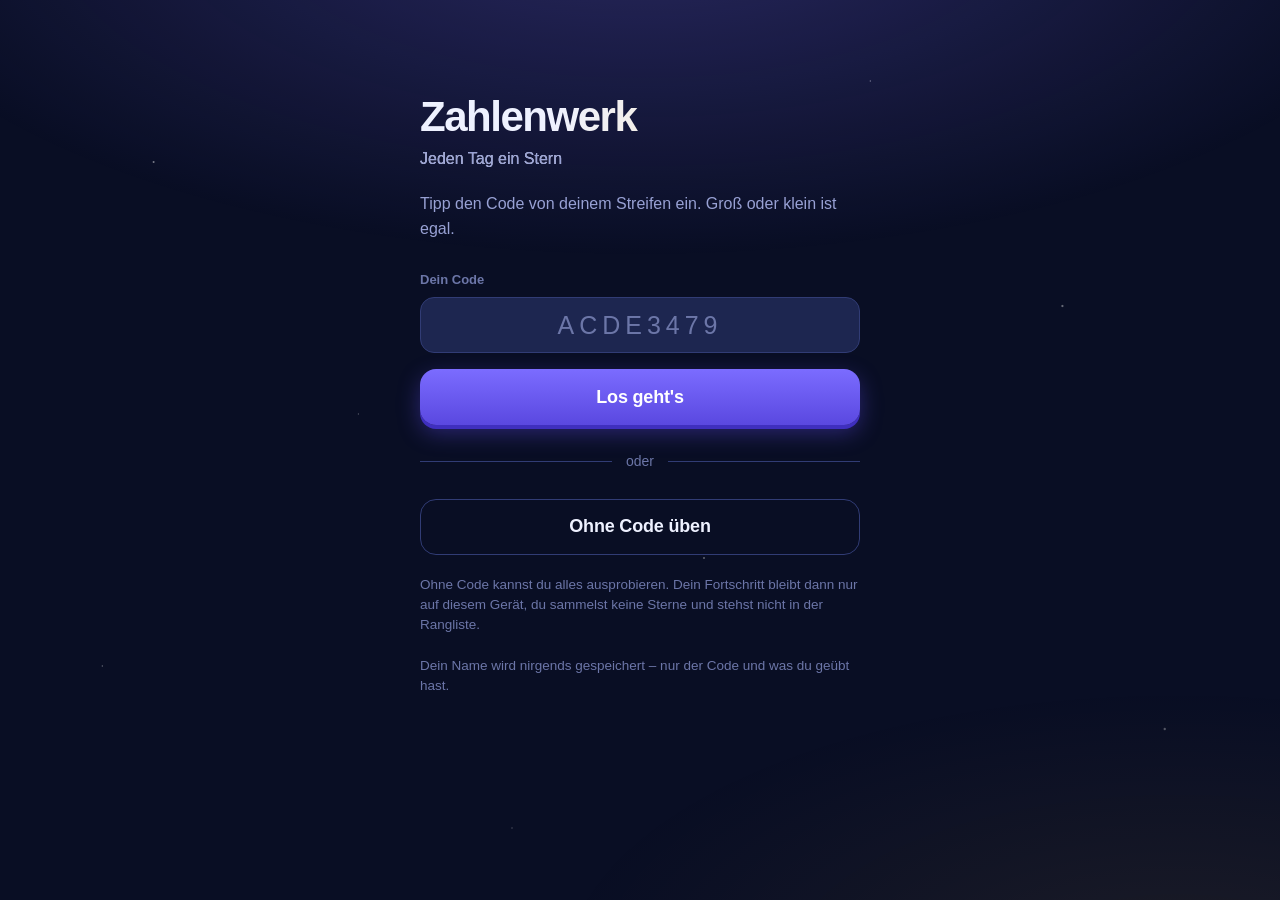
<file: mathe-uebungsheft/index.html>
<!DOCTYPE html>
<html lang="de">
<head>
<meta charset="utf-8">
<meta name="viewport" content="width=device-width, initial-scale=1, viewport-fit=cover">
<meta name="theme-color" content="#090E24">
<meta name="color-scheme" content="dark">
<title>Zahlenwerk</title>
<link rel="stylesheet" href="css/stil.css?v=16">
</head>
<body>

<!-- ======================= ANMELDUNG ======================= -->
<section id="ansicht-login" class="ansicht sichtbar">
  <div class="bahn">
    <h1 class="marke">Zahlenwerk<span class="marke-klasse">Jeden Tag ein Stern</span></h1>
    <p class="lead">Tipp den Code von deinem Streifen ein. Groß oder klein ist egal.</p>
    <form id="form-login" autocomplete="off">
      <label class="feld">
        <span>Dein Code</span>
        <input id="in-code" class="codefeld" type="text" inputmode="text"
               autocapitalize="characters" autocomplete="off" spellcheck="false"
               maxlength="12" placeholder="ACDE3479" required>
      </label>
      <p id="login-fehler" class="fehlermeldung" hidden></p>
      <button class="knopf knopf-haupt" type="submit">Los geht's</button>
    </form>

    <p class="trenner"><span>oder</span></p>
    <button class="knopf knopf-zweit" id="knopf-gast">Ohne Code üben</button>
    <p class="fussnote">Ohne Code kannst du alles ausprobieren. Dein Fortschritt bleibt dann nur auf diesem Gerät, du sammelst keine Sterne und stehst nicht in der Rangliste.</p>
    <p class="fussnote">Dein Name wird nirgends gespeichert – nur der Code und was du geübt hast.</p>
  </div>
</section>

<!-- ======================= STARTSEITE ======================= -->
<section id="ansicht-start" class="ansicht">
  <header class="kopf">
    <div>
      <p class="kopf-gruss" id="gruss">Hallo</p>
      <p class="kopf-datum" id="datum"></p>
    </div>
    <button class="knopf-klein" id="knopf-abmelden">Abmelden</button>
  </header>

  <div class="bahn">
    <div class="gastband" id="gastband" hidden>
      <p>Du übst ohne Code. Der Fortschritt bleibt auf diesem Gerät.</p>
      <button class="knopf-klein" id="knopf-gast-anmelden">Code eingeben</button>
    </div>

    <!-- Sternenkette der Woche -->
    <div class="kette" id="kette">
      <div class="kette-reihe" id="kette-reihe"></div>
      <p class="kette-text" id="kette-text"></p>
    </div>

    <div class="streifen">
      <div class="streifen-wert lauf"><strong id="stat-lauf">0</strong><span>Tage am Stück</span></div>
      <div class="streifen-wert"><strong id="stat-gesamt">0</strong><span>Tage gesamt</span></div>
      <div class="streifen-wert"><strong id="stat-quote">–</strong><span>richtig</span></div>
    </div>

    <!-- Tagesaufgabe -->
    <article class="tageskarte">
      <p class="tageskarte-oben">Tagesaufgabe</p>
      <p class="tageskarte-titel" id="tages-titel">Wird geladen …</p>
      <div class="balken"><i id="tages-balken" style="width:0%"></i></div>
      <p class="tageskarte-info" id="tages-info"></p>
      <button class="knopf knopf-haupt" id="knopf-start">Loslegen</button>
    </article>

    <!-- Wochenaufgabe -->
    <button class="wochenkarte" id="wochenkarte" hidden>
      <span class="komet" id="wochen-komet"></span>
      <span class="wochenkarte-text">
        <strong id="wochen-titel"></strong>
        <small id="wochen-info"></small>
      </span>
    </button>

    <!-- Rangliste -->
    <h2 class="ueberschrift">Rangliste</h2>
    <p class="abschnitt-info">Links die Tage am Stück, rechts alle geübten Tage. Gezählt wird Dranbleiben, nicht Fehlerfreiheit.</p>
    <ul class="rangliste" id="rangliste"></ul>
    <button class="knopf knopf-zweit" id="knopf-name" hidden>Spitznamen ändern</button>

    <h2 class="ueberschrift" style="margin-top:30px">Gezielt üben</h2>
    <p class="abschnitt-info">Ein einzelnes Thema, so lange du willst. Zählt genauso für deinen Stern.</p>
    <ul class="kapitelliste" id="kapitelliste"></ul>

    <h2 class="ueberschrift">Woran du gerade arbeitest</h2>
    <ul class="diagnose" id="diagnose">
      <li class="diagnose-leer">Übe eine Lektion, dann steht hier, was schon sitzt und was noch wackelt.</li>
    </ul>

    <h2 class="ueberschrift">Einstellung</h2>
    <label class="einstellung">
      <input type="checkbox" id="schalter-sofort">
      <span>Antwort sofort prüfen, ohne den Prüfen-Knopf</span>
    </label>

    <p class="version" id="version"></p>
  </div>
</section>

<!-- ======================= ÜBUNG ======================= -->
<section id="ansicht-uebung" class="ansicht">
  <header class="kopf">
    <button class="knopf-klein" id="knopf-abbrechen">Zurück</button>
    <div class="balken balken-schmal"><i id="uebung-balken" style="width:0%"></i></div>
    <span class="zaehler" id="uebung-zaehler">1/8</span>
  </header>

  <div class="bahn bahn-uebung">
    <p class="aufgabe-thema" id="aufgabe-thema"></p>
    <div class="tafel" id="tafel">
      <p class="aufgabe-text" id="aufgabe-text"></p>
    </div>

    <div id="antworten" class="antworten"></div>
    <button class="knopf knopf-haupt knopf-pruefen" id="knopf-pruefen" disabled>Prüfen</button>

    <form id="form-eingabe" class="eingabe" hidden>
      <input id="in-antwort" type="text" inputmode="text" autocomplete="off"
             autocapitalize="none" spellcheck="false" placeholder="Antwort">
      <button class="knopf knopf-haupt" type="submit">Prüfen</button>
    </form>

    <button class="knopf-text" id="knopf-hilfe">Ich brauche die Erklärung</button>
  </div>

  <div class="rueckmeldung" id="rueckmeldung" hidden>
    <p class="serie" id="serie" hidden></p>
    <p class="rueckmeldung-titel" id="rueckmeldung-titel"></p>
    <p class="rueckmeldung-text" id="rueckmeldung-text"></p>
    <button class="knopf knopf-haupt" id="knopf-weiter">Weiter</button>
  </div>
</section>

<!-- ======================= ABSCHLUSS ======================= -->
<section id="ansicht-fertig" class="ansicht">
  <div class="bahn bahn-mitte">
    <p class="siegel" id="siegel">✦</p>
    <h2 class="fertig-titel" id="fertig-titel">Lektion geschafft</h2>
    <p class="fertig-text" id="fertig-text"></p>

    <ul class="diagnose" id="fertig-diagnose"></ul>

    <h2 class="ueberschrift" id="fertig-rang-titel" hidden>So steht die Woche</h2>
    <ul class="rangliste" id="fertig-rangliste"></ul>

    <button class="knopf knopf-haupt" id="knopf-heim">Zur Übersicht</button>
    <button class="knopf-text" id="knopf-nochmal">Noch eine Runde – mit neuen Zahlen</button>
  </div>
</section>

<!-- ======================= GRUNDLAGEN ======================= -->
<dialog id="dialog-grundlage">
  <div class="dialog-inhalt">
    <h3 id="grundlage-titel"></h3>
    <div id="grundlage-text" class="grundlage-text"></div>
    <button class="knopf knopf-haupt" id="knopf-dialog-zu">Verstanden</button>
  </div>
</dialog>

<!-- ======================= SPITZNAME ======================= -->
<dialog id="dialog-name">
  <div class="dialog-inhalt">
    <h3>Wie sollen dich die anderen sehen?</h3>
    <p class="fussnote" style="margin:0 0 16px">Der Name steht in der Rangliste. Kein echter Name, nichts Gemeines – sonst setzt deine Lehrkraft ihn zurück.</p>
    <div class="namensfeld">
      <input id="in-spitzname" type="text" maxlength="18" placeholder="z. B. Nachtfalke" autocomplete="off">
      <button id="knopf-name-speichern" type="button">Fertig</button>
    </div>
    <p id="name-fehler" class="fehlermeldung" hidden></p>
    <button class="knopf-text" id="knopf-name-zu">Später</button>
  </div>
</dialog>

<!-- ======================= WOCHENAUFGABE ======================= -->
<dialog id="dialog-woche">
  <div class="dialog-inhalt">
    <h3 id="wa-titel"></h3>
    <p class="fussnote" style="margin:0 0 14px">Rechne schriftlich. Jeder Schritt wird einzeln geprüft.</p>
    <p class="wa-text" id="wa-text"></p>
    <div id="wa-schritte"></div>
    <button class="knopf knopf-haupt" id="knopf-wa-zu">Schließen</button>
  </div>
</dialog>

<script type="module" src="js/app.js?v=16"></script>
</body>
</html>
</file>
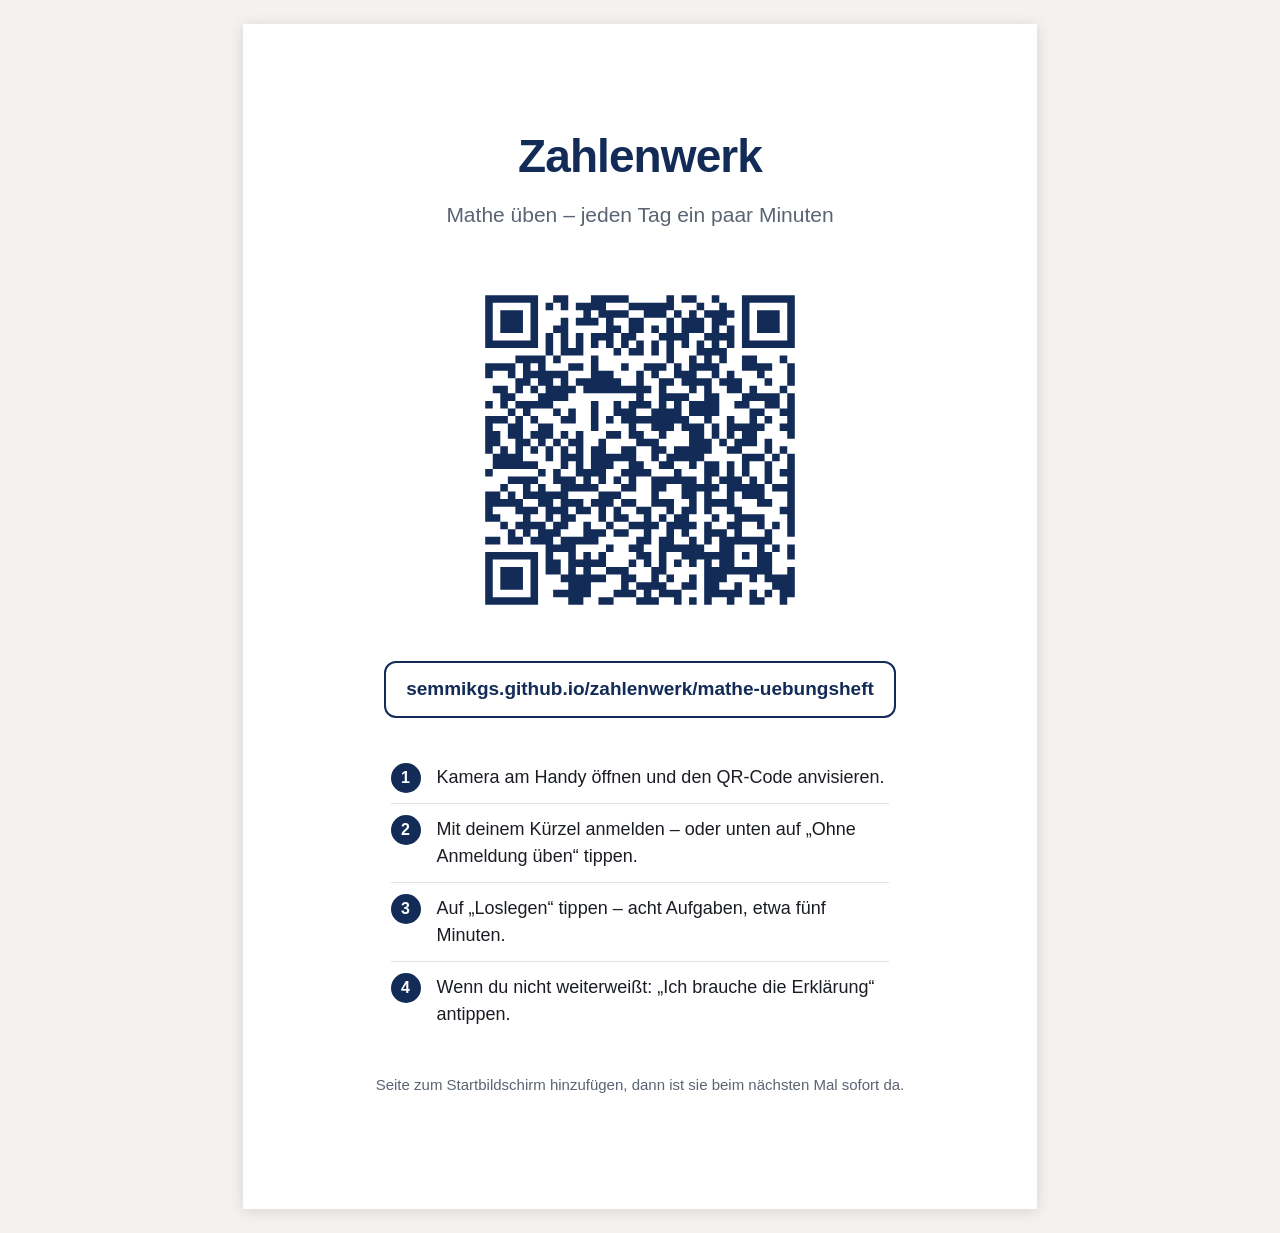
<file: qr-druck.html>
<!DOCTYPE html>
<html lang="de">
<head>
<meta charset="utf-8">
<meta name="viewport" content="width=device-width, initial-scale=1">
<title>Zahlenwerk – Aushang zum Drucken</title>
<style>
  :root{ --tinte:#122B57; --grau:#5A6472; --linie:#E4E2DC; }
  *{box-sizing:border-box}
  body{
    margin:0;background:#F3F2EE;color:#1A1D23;
    font:400 16px/1.5 -apple-system, BlinkMacSystemFont, "Segoe UI", Roboto, Arial, sans-serif;
    display:flex;justify-content:center;padding:24px;
  }
  .blatt{
    width:210mm;min-height:297mm;background:#fff;padding:26mm 22mm;
    box-shadow:0 2px 14px rgba(0,0,0,.12);text-align:center;
  }
  h1{font-size:46px;margin:0;color:var(--tinte);letter-spacing:-.02em}
  .unterzeile{font-size:21px;color:var(--grau);margin:8px 0 34px}
  .qr{width:98mm;height:98mm;display:block;margin:0 auto}
  .adresse{
    display:inline-block;margin:26px 0 34px;padding:12px 20px;
    border:2px solid var(--tinte);border-radius:12px;
    font-size:19px;font-weight:600;color:var(--tinte);word-break:break-all;
  }
  ol{
    max-width:132mm;margin:0 auto;padding:0;list-style:none;
    text-align:left;counter-reset:schritt;
  }
  ol li{
    counter-increment:schritt;position:relative;
    padding:12px 0 12px 46px;border-bottom:1px solid var(--linie);font-size:18px;
  }
  ol li:last-child{border-bottom:none}
  ol li::before{
    content:counter(schritt);position:absolute;left:0;top:11px;
    width:30px;height:30px;border-radius:50%;background:var(--tinte);color:#fff;
    display:grid;place-items:center;font-size:16px;font-weight:700;
  }
  .fuss{margin-top:34px;font-size:15px;color:var(--grau)}
  @media print{
    body{background:#fff;padding:0;display:block}
    .blatt{width:auto;min-height:auto;box-shadow:none;padding:18mm}
    @page{size:A4;margin:0}
  }
</style>
</head>
<body>
  <div class="blatt">
    <h1>Zahlenwerk</h1>
    <p class="unterzeile">Mathe üben – jeden Tag ein paar Minuten</p>

    <img class="qr" src="bilder/qr-mathe-uebungsheft.svg" alt="QR-Code zum Mathe-Übungsheft">

    <span class="adresse">semmikgs.github.io/zahlenwerk/mathe-uebungsheft</span>

    <ol>
      <li>Kamera am Handy öffnen und den QR-Code anvisieren.</li>
      <li>Mit deinem Kürzel anmelden – oder unten auf „Ohne Anmeldung üben“ tippen.</li>
      <li>Auf „Loslegen“ tippen – acht Aufgaben, etwa fünf Minuten.</li>
      <li>Wenn du nicht weiterweißt: „Ich brauche die Erklärung“ antippen.</li>
    </ol>

    <p class="fuss">Seite zum Startbildschirm hinzufügen, dann ist sie beim nächsten Mal sofort da.</p>
  </div>
</body>
</html>
</file>
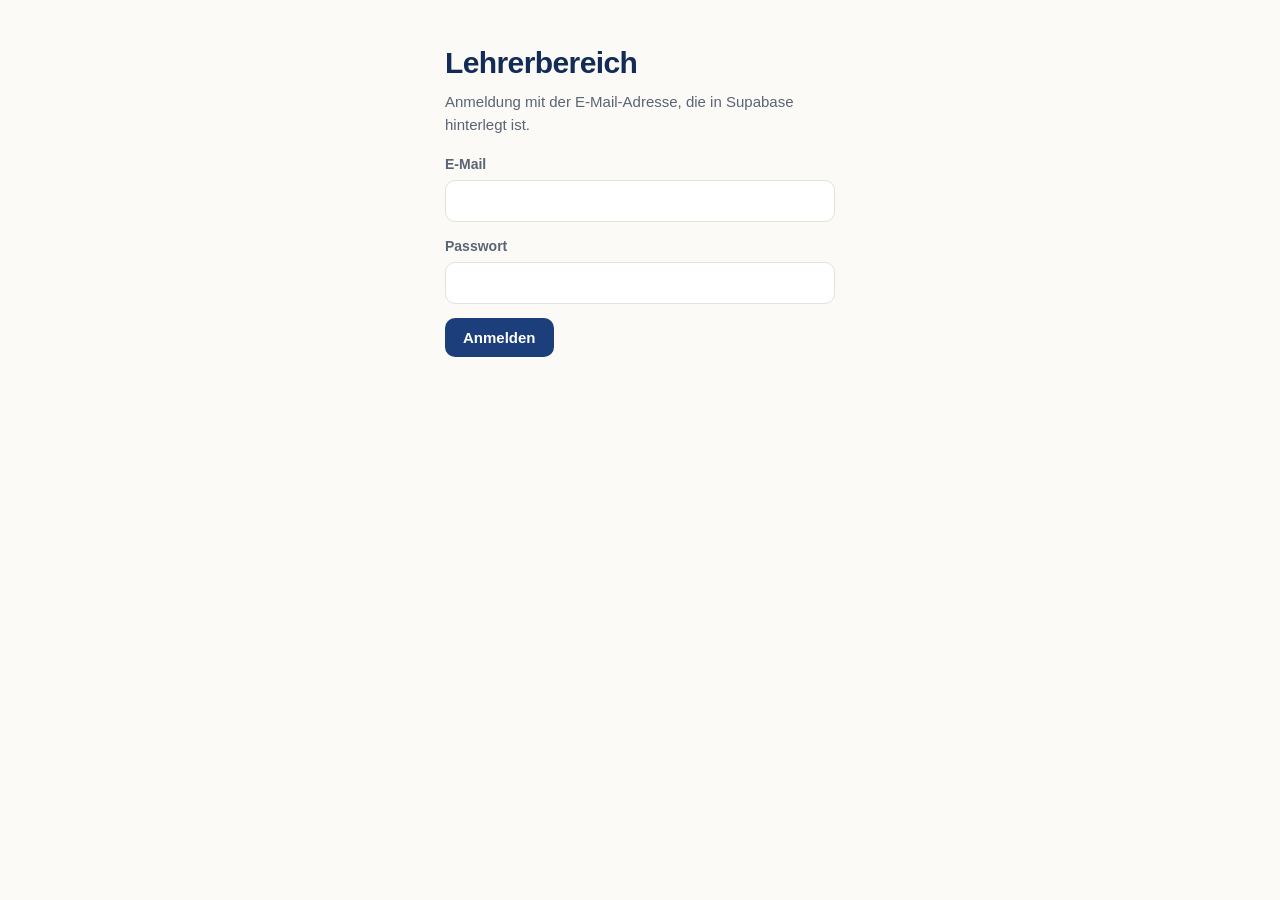
<file: mathe-uebungsheft/lehrer.html>
<!DOCTYPE html>
<html lang="de">
<head>
<meta charset="utf-8">
<meta name="viewport" content="width=device-width, initial-scale=1">
<meta name="robots" content="noindex">
<title>Zahlenwerk – Lehrerbereich</title>
<link rel="stylesheet" href="css/lehrer.css?v=16">
</head>
<body>

<!-- ======================= ANMELDUNG ======================= -->
<section id="ansicht-login" class="ansicht sichtbar">
  <div class="bahn schmal">
    <h1>Lehrerbereich</h1>
    <p class="hinweis">Anmeldung mit der E-Mail-Adresse, die in Supabase hinterlegt ist.</p>
    <form id="form-login" autocomplete="off">
      <label class="feld"><span>E-Mail</span>
        <input id="in-email" type="email" autocapitalize="none" spellcheck="false" required></label>
      <label class="feld"><span>Passwort</span>
        <input id="in-passwort" type="password" required></label>
      <p id="login-fehler" class="fehler" hidden></p>
      <button class="knopf" type="submit">Anmelden</button>
    </form>
    <p class="hinweis" id="login-hinweis" style="margin-top:28px"></p>
  </div>
</section>

<!-- ======================= ARBEITSFLÄCHE ======================= -->
<section id="ansicht-arbeit" class="ansicht">
  <header class="kopfzeile nicht-drucken">
    <div class="kopfzeile-innen">
      <p class="wortmarke">Zahlenwerk <span>Lehrerbereich</span></p>
      <div class="kopfzeile-rechts">
        <select id="klasse-wahl" style="width:auto"></select>
        <button class="knopf knopf-rand knopf-klein" id="knopf-neu">Neu laden</button>
        <button class="knopf knopf-rand knopf-klein" id="knopf-abmelden">Abmelden</button>
      </div>
    </div>
    <nav class="reiter" id="reiter">
      <button data-blatt="ueberblick" aria-current="true">Überblick</button>
      <button data-blatt="schueler">Schüler</button>
      <button data-blatt="sicht">Schülersicht</button>
      <button data-blatt="zugaenge">Zugänge</button>
      <button data-blatt="wochenaufgabe">Wochenaufgabe</button>
      <button data-blatt="kapitel">Kapitel</button>
    </nav>
  </header>

  <!-- ---------- Überblick ---------- -->
  <div class="bahn blatt" id="blatt-ueberblick">
    <h2>Wie die Klasse steht</h2>
    <div class="kennzahlen" id="kennzahlen"></div>

    <h2>Woran die Klasse scheitert</h2>
    <p class="hinweis">Die häufigsten Denkfehler, abgeleitet aus den tatsächlich gewählten falschen Antworten.</p>
    <div id="klassenfehler"></div>

    <h2>Teilkompetenzen</h2>
    <p class="hinweis">Sortiert nach Erfolgsquote. Was oben steht, gehört in die nächste Stunde.</p>
    <table class="tabelle">
      <thead><tr><th>Teilkompetenz</th><th class="rechts">Aufgaben</th><th class="rechts">Richtig</th><th style="width:150px">Quote</th></tr></thead>
      <tbody id="tabelle-tags"></tbody>
    </table>

    <h2>Nach Kapitel</h2>
    <table class="tabelle">
      <thead><tr><th>Kapitel</th><th class="rechts">Aufgaben</th><th class="rechts">Ø Zeit</th><th style="width:150px">Quote</th></tr></thead>
      <tbody id="tabelle-kapitel"></tbody>
    </table>

    <h2>Übungszeit nach Tagen</h2>
    <table class="tabelle">
      <thead><tr><th>Tag</th><th class="rechts">Aktive Schüler</th><th class="rechts">Aufgaben</th><th class="rechts">Sterne</th></tr></thead>
      <tbody id="tabelle-tage"></tbody>
    </table>
  </div>

  <!-- ---------- Schüler ---------- -->
  <div class="bahn blatt" id="blatt-schueler" hidden>
    <h2>Einzelne Schüler</h2>
    <p class="hinweis">Eine Zeile anklicken öffnet das vollständige Bild zu diesem Schüler.
      Zum Löschen die Kästchen links benutzen.</p>
    <div class="knopfreihe">
      <button class="knopf knopf-rand knopf-klein" id="knopf-alle">Alle auswählen</button>
      <button class="knopf knopf-warn knopf-klein" id="knopf-loeschen" disabled>Ausgewählte löschen</button>
      <button class="knopf knopf-rand knopf-klein" id="knopf-csv">Als Tabelle speichern</button>
      <span id="loesch-stand" class="hinweis" style="margin:0"></span>
    </div>
    <table class="tabelle">
      <thead><tr>
        <th style="width:38px"><input type="checkbox" id="haken-kopf" aria-label="Alle auswählen"></th>
        <th>Code</th><th>Spitzname</th>
        <th class="rechts">Aufgaben</th><th style="width:130px">Quote</th>
        <th class="rechts">Ø Zeit</th><th class="rechts">Lauf</th><th class="rechts">Sterne</th>
        <th class="rechts">Zuletzt</th><th>Schwächster Bereich</th>
      </tr></thead>
      <tbody id="tabelle-schueler"></tbody>
    </table>
  </div>

  <!-- ---------- Schülersicht ---------- -->
  <div class="bahn blatt" id="blatt-sicht" hidden>
    <h2>So sehen es die Schüler</h2>
    <p class="hinweis">
      Die Rangliste aus der Schüler-App, live aus der Datenbank. Auf dem Handy sehen
      die Schüler die ersten sechs Plätze und ihre eigene Zeile; hier stehen alle.
      Gut geeignet, um sie zu Stundenbeginn an die Tafel zu werfen.
    </p>
    <div class="knopfreihe nicht-drucken">
      <button class="knopf knopf-rand knopf-klein" id="knopf-sicht-neu">Neu laden</button>
      <button class="knopf knopf-rand knopf-klein" id="knopf-sicht-gross">Groß für die Tafel</button>
      <span id="sicht-stand" class="hinweis" style="margin:0"></span>
    </div>

    <div class="schuelersicht" id="schuelersicht">
      <p class="sicht-kopf"><span id="sicht-klasse"></span></p>
      <p class="sicht-spalten"><span>Tage am Stück</span><span>Tage gesamt</span></p>
      <ul class="rangliste" id="sicht-rangliste"></ul>
    </div>
  </div>

  <!-- ---------- Zugänge ---------- -->
  <div class="bahn blatt" id="blatt-zugaenge" hidden>
    <h2>Neue Zugänge anlegen</h2>
    <p class="hinweis">
      Namen einfügen – einen je Zeile, Komma oder Tabulator gehen auch. Für jeden entsteht
      ein Konto mit eigenem Code. Die Namen werden nur zum Drucken verwendet und
      <strong>nicht gespeichert</strong>; in der Datenbank steht am Ende nur der Code.
      Die gedruckte Seite ist deine einzige Zuordnung – heb sie auf, oder sichere sie
      gleich nach dem Erzeugen als Datei. Ohne sie lassen sich die Streifen später
      nicht mehr mit Namen drucken.
    </p>

    <div style="display:grid;grid-template-columns:1fr 200px;gap:16px;align-items:start">
      <label class="feld"><span>Namen</span>
        <textarea id="in-namen" placeholder="Lena Ahrens&#10;Jonas Beckmann&#10;Mia Cordes"></textarea></label>
      <label class="feld"><span>Klasse</span>
        <input id="in-klasse" type="text" placeholder="9a"></label>
    </div>

    <label class="einstellung-zeile">
      <input type="checkbox" id="schalter-qr-login">
      <span>
        <strong>QR-Code meldet direkt an</strong><br>
        <small>Scannen genügt, der Code muss nicht mehr abgetippt werden. Dafür kommt
        jeder, der den Streifen findet, ohne Weiteres in das Konto. Ohne Haken führt
        der QR-Code nur auf die Anmeldeseite.</small>
      </span>
    </label>

    <p id="zugang-fehler" class="fehler" hidden></p>
    <div class="knopfreihe">
      <button class="knopf" id="knopf-anlegen">Zugänge erzeugen</button>
      <span id="zugang-stand" class="hinweis" style="margin:0"></span>
    </div>

    <div id="codeliste" hidden>
      <h1 id="codeliste-titel">Zahlenwerk – Zugangscodes</h1>
      <p class="hinweis nicht-drucken">
        Zum Drucken: Strg&nbsp;+&nbsp;P, als Ziel „Als PDF speichern“ wählen.
        An den gestrichelten Linien schneiden.
      </p>
      <div class="knopfreihe">
        <button class="knopf" id="knopf-drucken">Drucken oder als PDF sichern</button>
        <button class="knopf knopf-rand" id="knopf-sichern">Zuordnung als Datei sichern</button>
        <button class="knopf knopf-rand" id="knopf-kopieren">Liste in die Zwischenablage</button>
      </div>
      <div class="streifen" id="streifen"></div>
    </div>

    <h2 style="margin-top:44px">Streifen erneut drucken</h2>
    <p class="hinweis">
      Die Namen stehen nicht in der Datenbank, deshalb lässt sich die Liste nicht aus
      ihr wiederherstellen. Mit der gesicherten Zuordnung geht es trotzdem: Inhalt der
      Datei hier einfügen, dann entstehen dieselben Streifen samt QR-Code neu.
      Ein Name und ein Code je Zeile, getrennt durch Tabulator, Semikolon oder Komma.
    </p>
    <label class="feld"><span>Name und Code je Zeile</span>
      <textarea id="in-wiederholen" placeholder="Lena Ahrens&#9;ACDE3479&#10;Jonas Beckmann&#9;KMNP4679"></textarea></label>
    <p id="wiederholen-fehler" class="fehler" hidden></p>
    <div class="knopfreihe">
      <button class="knopf knopf-rand" id="knopf-wiederholen">Streifen aufbauen</button>
    </div>
  </div>

  <!-- ---------- Wochenaufgabe ---------- -->
  <div class="bahn blatt" id="blatt-wochenaufgabe" hidden>
    <h2>Wochenaufgabe</h2>
    <p class="hinweis">
      Eine Textaufgabe auf höherem Niveau, die sich nicht im Kopf lösen lässt. Sie wird in
      Schritten abgefragt, damit tatsächlich schriftlich gerechnet wird. Wer sie löst,
      bekommt einen Schweif an den Wochenstern.
    </p>

    <div id="wa-stand" class="knackpunkt" style="border-left-color:var(--tinte)"></div>

    <div style="display:grid;grid-template-columns:1fr 110px 110px 110px;gap:16px">
      <label class="feld"><span>Titel</span>
        <input id="wa-titel" type="text" placeholder="Handyvertrag"></label>
      <label class="feld"><span>Klasse</span>
        <input id="wa-klasse" type="text" placeholder="9a"></label>
      <label class="feld"><span>Jahr</span>
        <input id="wa-jahr" type="number"></label>
      <label class="feld"><span>Kalenderwoche</span>
        <input id="wa-kw" type="number" min="1" max="53"></label>
    </div>

    <label class="feld"><span>Aufgabentext</span>
      <textarea id="wa-text" placeholder="Lena vergleicht zwei Handyverträge ..."></textarea></label>

    <h3>Schritte</h3>
    <p class="hinweis">Jeder Schritt fragt ein Zwischenergebnis ab. Zwei bis vier sind sinnvoll.</p>
    <div id="wa-schritte"></div>
    <div class="knopfreihe">
      <button class="knopf knopf-rand knopf-klein" id="knopf-schritt-dazu">Schritt hinzufügen</button>
    </div>

    <p id="wa-meldung" class="erfolg" hidden></p>
    <div class="knopfreihe">
      <button class="knopf" id="knopf-wa-speichern">Wochenaufgabe speichern</button>
    </div>

    <h3>Bisherige Wochenaufgaben</h3>
    <table class="tabelle">
      <thead><tr><th>KW</th><th>Titel</th><th class="rechts">Schritte</th><th class="rechts">Gelöst von</th><th></th></tr></thead>
      <tbody id="tabelle-wa"></tbody>
    </table>
  </div>

  <!-- ---------- Kapitel ---------- -->
  <div class="bahn blatt" id="blatt-kapitel" hidden>
    <h2>Kapitel</h2>
    <p class="hinweis">
      Die Inhalte liegen als Dateien im Repository. Hier legst du fest, wie ein Kapitel heißt,
      in welcher Reihenfolge es erscheint und ob es aktiv ist oder im Archiv liegt.
      Archivierte Kapitel verschwinden aus der Tagesaufgabe, bleiben aber zum Nachüben erreichbar.
    </p>
    <table class="tabelle">
      <thead><tr><th>Kapitel</th><th>Anzeigename</th><th class="rechts">Reihenfolge</th><th>Status</th></tr></thead>
      <tbody id="tabelle-kapitelpflege"></tbody>
    </table>
    <p id="kapitel-meldung" class="erfolg" hidden></p>
    <div class="knopfreihe">
      <button class="knopf" id="knopf-kapitel-speichern">Änderungen speichern</button>
    </div>
  </div>
</section>

<!-- ======================= SCHÜLERDETAIL ======================= -->
<dialog id="dialog-schueler">
  <div class="dialog-innen">
    <div class="dialog-kopf">
      <h2 id="detail-name"></h2>
      <span class="code" id="detail-code"></span>
    </div>
    <div class="kennzahlen" id="detail-kennzahlen" style="margin:18px 0"></div>

    <h3>Teilkompetenzen</h3>
    <table class="tabelle"><tbody id="detail-tags"></tbody></table>

    <h3>Häufigste Denkfehler</h3>
    <div id="detail-fehler"></div>

    <h3>Verwaltung</h3>
    <div class="knopfreihe">
      <button class="knopf knopf-rand knopf-klein" id="knopf-spitzname">Spitzname zurücksetzen</button>
      <button class="knopf knopf-rand knopf-klein" id="knopf-code-neu">Neuen Code vergeben</button>
      <button class="knopf knopf-warn knopf-klein" id="knopf-entfernen">Zugang löschen</button>
    </div>
    <p id="detail-meldung" class="erfolg" hidden></p>

    <div class="knopfreihe">
      <button class="knopf" id="knopf-detail-zu">Schließen</button>
    </div>
  </div>
</dialog>

<script type="module" src="js/lehrer.js?v=16"></script>
</body>
</html>
</file>
<file: mathe-uebungsheft/css/stil.css>
/* ============================================================
   Zahlenwerk – Schüler-App
   Gedacht fürs Handy, gebaut ohne Webfonts und ohne fremde Server.

   Leitgedanke: ein Nachthimmel, den man sich vollspielt. Die Woche ist
   ein Sternbild, das sich füllt. Gold gehört ausschließlich der
   Belohnung – kein Knopf, kein Rahmen, keine Überschrift ist golden.
   Dann heißt Gold auf jedem Bildschirm dasselbe: das hast du verdient.
   ============================================================ */

:root{
  /* Flächen, von hinten nach vorn */
  --tiefe:#090E24;
  --raum:#141B3C;
  --karte:#1D2650;
  --karte-hoch:#273264;
  --kante:#313C75;

  /* Bedeutungsfarben */
  --stern:#FFC247;
  --stern-hell:#FFE7B0;
  --puls:#7B6CFF;
  --puls-tief:#5A48E0;
  --ja:#35D6A0;
  --nein:#FF6F7D;

  /* Schrift */
  --licht:#EEF1FF;
  --daemmer:#98A1D4;
  --nebel:#6C76A8;

  --sans: -apple-system, BlinkMacSystemFont, "Segoe UI", Roboto, "Helvetica Neue", Arial, sans-serif;
  --rund: ui-rounded, "SF Pro Rounded", "Segoe UI Variable Display", "Segoe UI", Verdana, sans-serif;

  --rand:20px;
  --tipp:56px;          /* Mindesthöhe für Finger */
  --radius:18px;
}

/* Muss vor allen display-Regeln stehen, sonst gewinnen Klassen über hidden. */
[hidden]{display:none !important}

*{box-sizing:border-box;-webkit-tap-highlight-color:transparent}
html,body{margin:0;padding:0;min-height:100%}

body{
  background:var(--tiefe);
  color:var(--licht);
  font:400 17px/1.55 var(--sans);
  font-variant-numeric:tabular-nums;
  padding-bottom:env(safe-area-inset-bottom);
  overscroll-behavior-y:none;
  -webkit-font-smoothing:antialiased;
}

/* Sternenfeld im Hintergrund – drei Ebenen aus reinen Farbverläufen,
   kein Bild, keine Anfrage nach außen. */
body::before{
  content:"";position:fixed;inset:0;z-index:-2;pointer-events:none;
  background:
    radial-gradient(1.4px 1.4px at 12% 18%, rgba(255,255,255,.65), transparent),
    radial-gradient(1.2px 1.2px at 68% 9%,  rgba(255,255,255,.45), transparent),
    radial-gradient(1.6px 1.6px at 83% 34%, rgba(255,255,255,.55), transparent),
    radial-gradient(1.1px 1.1px at 28% 46%, rgba(255,255,255,.35), transparent),
    radial-gradient(1.5px 1.5px at 55% 62%, rgba(255,255,255,.5),  transparent),
    radial-gradient(1.2px 1.2px at 8%  74%, rgba(255,255,255,.4),  transparent),
    radial-gradient(1.7px 1.7px at 91% 81%, rgba(255,255,255,.45), transparent),
    radial-gradient(1.1px 1.1px at 40% 92%, rgba(255,255,255,.3),  transparent);
}
body::after{
  content:"";position:fixed;inset:0;z-index:-1;pointer-events:none;
  background:
    radial-gradient(90% 55% at 50% -10%, rgba(123,108,255,.28), transparent 70%),
    radial-gradient(70% 45% at 92% 108%, rgba(255,194,71,.08), transparent 70%);
}

.ansicht{display:none}
.ansicht.sichtbar{display:block;animation:auftauchen .22s ease-out}
@keyframes auftauchen{from{opacity:0;transform:translateY(6px)}to{opacity:1;transform:none}}
@media (prefers-reduced-motion: reduce){
  .ansicht.sichtbar{animation:none}
}

.bahn{max-width:480px;margin:0 auto;padding:var(--rand) var(--rand) 56px}
.bahn-mitte{text-align:center;padding-top:40px}
.bahn-uebung{padding-bottom:24px;transition:padding-bottom .18s ease}

/* ---------------- Kopfzeile ---------------- */

.kopf{
  display:flex;align-items:center;justify-content:space-between;gap:12px;
  max-width:480px;margin:0 auto;padding:18px var(--rand) 0;
}
.kopf-gruss{margin:0;font:700 21px/1.2 var(--sans);letter-spacing:-.02em}
.kopf-datum{margin:3px 0 0;font-size:14px;color:var(--nebel)}

/* ---------------- Anmeldung ---------------- */

.marke{
  margin:76px 0 2px;font:800 42px/1 var(--sans);
  letter-spacing:-.035em;
  background:linear-gradient(104deg, var(--licht) 30%, var(--stern-hell));
  -webkit-background-clip:text;background-clip:text;color:transparent;
}
.marke-klasse{
  display:block;margin-top:10px;
  font:500 16px/1.4 var(--sans);letter-spacing:0;color:var(--daemmer);
  -webkit-text-fill-color:var(--daemmer);
}
.lead{color:var(--daemmer);margin:22px 0 28px;font-size:16px}

.feld{display:block;margin-bottom:16px}
.feld > span{
  display:block;font-size:13px;font-weight:600;color:var(--nebel);
  margin-bottom:7px;
}
.feld input{
  width:100%;min-height:var(--tipp);padding:0 18px;
  font:500 18px var(--sans);color:var(--licht);
  background:var(--karte);border:1.5px solid var(--kante);
  border-radius:14px;
}
.feld input::placeholder{color:var(--nebel)}
.feld input:focus-visible,#in-antwort:focus-visible{
  outline:3px solid var(--puls);outline-offset:2px;border-color:var(--puls);
}

.codefeld{
  text-align:center;letter-spacing:.24em;text-transform:uppercase;
  font:700 25px/1 var(--rund) !important;
}
.codefeld::placeholder{letter-spacing:.2em;font-weight:400}

.trenner{
  display:flex;align-items:center;gap:14px;
  margin:26px 0;color:var(--nebel);font-size:14px;
}
.trenner::before,.trenner::after{content:"";flex:1;height:1px;background:var(--kante)}

.fussnote{margin-top:20px;font-size:13.5px;line-height:1.5;color:var(--nebel)}
.fehlermeldung{color:var(--nein);font-size:15px;margin:0 0 14px}

/* ---------------- Knöpfe ---------------- */

.knopf{
  display:block;width:100%;min-height:var(--tipp);
  font:700 18px var(--sans);letter-spacing:-.01em;
  border:none;border-radius:16px;cursor:pointer;
  transition:transform .09s ease, box-shadow .09s ease, filter .15s ease;
}
.knopf-haupt{
  background:linear-gradient(180deg, var(--puls), var(--puls-tief));
  color:#fff;
  box-shadow:0 4px 0 #3F2FBF, 0 8px 22px rgba(90,72,224,.42);
}
.knopf-haupt:active{transform:translateY(4px);box-shadow:0 0 0 #3F2FBF}
.knopf-haupt[disabled]{
  background:var(--karte-hoch);color:var(--nebel);box-shadow:none;cursor:default;
}
.knopf-zweit{
  background:transparent;color:var(--licht);
  border:1.5px solid var(--kante);box-shadow:none;
}
.knopf-zweit:active{transform:translateY(2px);background:var(--karte)}

.knopf-klein{
  min-height:40px;padding:0 15px;flex:0 0 auto;cursor:pointer;
  font:600 14px var(--sans);color:var(--daemmer);
  background:rgba(255,255,255,.05);border:1.5px solid var(--kante);
  border-radius:11px;
}
.knopf-text{
  display:block;width:100%;margin-top:14px;padding:11px;
  background:none;border:none;color:var(--daemmer);
  font:500 15.5px var(--sans);cursor:pointer;
  text-decoration:underline;text-underline-offset:4px;
  text-decoration-color:var(--kante);
}

/* ---------------- Sternenkette der Woche ---------------- */

.kette{
  position:relative;margin-bottom:22px;padding:18px 18px 16px;
  background:linear-gradient(165deg, var(--karte), var(--raum));
  border:1.5px solid var(--kante);border-radius:var(--radius);
}
.kette-reihe{
  display:flex;align-items:center;justify-content:space-between;
  gap:4px;margin-bottom:12px;
}
/* Die Verbindungslinie macht aus einzelnen Punkten ein Sternbild. */
.kette-reihe::before{
  content:"";position:absolute;left:30px;right:30px;top:36px;height:1.5px;
  background:repeating-linear-gradient(90deg, var(--kante) 0 6px, transparent 6px 11px);
  z-index:0;
}
.kette-stern{
  position:relative;z-index:1;width:28px;height:28px;flex:0 0 auto;
  display:grid;place-items:center;font-size:19px;line-height:1;
  color:var(--kante);
}
.kette-stern.voll{
  color:var(--stern);
  filter:drop-shadow(0 0 7px rgba(255,194,71,.6));
}
.kette-stern.heute{outline:2px dashed var(--puls);outline-offset:3px;border-radius:50%}
.kette-text{margin:0;font-size:14px;color:var(--daemmer);text-align:center}
.kette-text b{color:var(--stern);font-weight:700}

/* ---------------- Zahlenstreifen ---------------- */

.streifen{display:flex;gap:9px;margin-bottom:22px}
.streifen-wert{
  flex:1;text-align:center;padding:13px 6px;
  background:var(--karte);border:1.5px solid var(--kante);border-radius:14px;
}
.streifen-wert strong{display:block;font:700 23px/1.1 var(--rund);color:var(--licht)}
.streifen-wert.lauf strong{color:#FF9A4D}
.streifen-wert span{display:block;font-size:11.5px;color:var(--nebel);margin-top:4px}

/* ---------------- Tageskarte: der Held der Startseite ---------------- */

.tageskarte{
  position:relative;overflow:hidden;
  padding:24px 22px;margin-bottom:14px;border-radius:24px;
  background:
    radial-gradient(120% 90% at 85% 0%, rgba(255,194,71,.16), transparent 58%),
    linear-gradient(158deg, #2A3272, #171F47);
  border:1.5px solid var(--kante);
  box-shadow:0 14px 34px rgba(5,9,28,.6);
}
.tageskarte-oben{
  margin:0;font-size:12.5px;font-weight:600;color:var(--stern);
  letter-spacing:.02em;
}
.tageskarte-titel{
  margin:7px 0 18px;font:800 25px/1.2 var(--sans);letter-spacing:-.025em;
}
.tageskarte-info{margin:12px 0 20px;font-size:14px;color:var(--daemmer)}
.tageskarte .knopf-haupt{
  background:linear-gradient(180deg, #FFFFFF, #E4E7FA);color:#1B2047;
  box-shadow:0 4px 0 #AEB4D8;
}
.tageskarte .knopf-haupt:active{box-shadow:0 0 0 #AEB4D8}

/* ---------------- Fortschrittsbalken ---------------- */

.balken{height:9px;background:rgba(0,0,0,.3);border-radius:99px;overflow:hidden}
.balken i{
  display:block;height:100%;border-radius:99px;
  background:linear-gradient(90deg, var(--stern), var(--stern-hell));
  transition:width .45s cubic-bezier(.22,1,.36,1);
}
.balken-schmal{flex:1;height:7px;background:var(--karte-hoch)}
.balken-schmal i{background:linear-gradient(90deg, var(--puls), #A99BFF)}
.zaehler{
  font:700 15px var(--rund);color:var(--daemmer);
  flex:0 0 auto;min-width:46px;text-align:right;
}

/* ---------------- Wochenaufgabe ---------------- */

.wochenkarte{
  display:flex;align-items:center;gap:14px;width:100%;
  padding:16px 18px;margin-bottom:26px;text-align:left;cursor:pointer;
  background:linear-gradient(140deg, rgba(255,194,71,.12), rgba(29,38,80,.9));
  border:1.5px solid rgba(255,194,71,.42);border-radius:var(--radius);
  font:inherit;color:inherit;
}
.wochenkarte:active{transform:translateY(2px)}
.wochenkarte-text{flex:1;min-width:0}
.wochenkarte strong{display:block;font-size:16.5px;font-weight:700}
.wochenkarte small{display:block;font-size:13px;color:var(--daemmer);margin-top:2px}
.wochenkarte .komet{font-size:27px;line-height:1;flex:0 0 auto;
  filter:drop-shadow(0 0 9px rgba(255,194,71,.55))}
.wochenkarte.erledigt{border-color:rgba(53,214,160,.45)}
.wochenkarte.erledigt .komet{filter:drop-shadow(0 0 9px rgba(53,214,160,.55))}

/* ---------------- Rangliste ---------------- */

.ueberschrift{
  font-size:13px;font-weight:700;color:var(--nebel);
  letter-spacing:.04em;margin:0 0 6px;
}
.abschnitt-info{margin:0 0 14px;font-size:13.5px;color:var(--nebel)}

.rangliste{list-style:none;margin:0 0 28px;padding:0}
.rangliste li{
  display:flex;align-items:center;gap:13px;
  padding:11px 14px;margin-bottom:7px;
  background:var(--karte);border:1.5px solid transparent;border-radius:13px;
}
.rangliste li.ich{
  border-color:var(--puls);
  background:linear-gradient(100deg, rgba(123,108,255,.22), var(--karte));
}
.rang-platz{
  flex:0 0 24px;text-align:center;
  font:700 15px var(--rund);color:var(--nebel);
}
.rangliste li:nth-child(1) .rang-platz{color:var(--stern)}
.rang-name{flex:1;min-width:0;font-weight:600;font-size:16px;
  overflow:hidden;text-overflow:ellipsis;white-space:nowrap}
.rang-komet{display:inline-block;vertical-align:-.15em;margin-left:3px}
.rang-komet svg{width:17px;height:12px}

/* Zwei Zahlen je Zeile: links der Lauf, rechts die Tage gesamt. Feste
   Breiten, damit die Spalten über alle Zeilen hinweg untereinander stehen
   und sich auf einen Blick vergleichen lassen. */
.rang-lauf,.rang-sterne{
  flex:0 0 auto;display:flex;align-items:center;justify-content:flex-end;
  gap:4px;font:700 15px var(--rund);
}
.rang-lauf{flex:0 0 50px;color:#FF9A4D}
.rang-lauf.kalt{color:var(--nebel)}
.rang-sterne{flex:0 0 50px;color:var(--stern)}
.rang-lauf svg,.rang-sterne svg{flex:0 0 auto}
.rangliste-leer{
  color:var(--nebel);font-size:14.5px;padding:14px;
  background:var(--karte);border-radius:13px;
}

/* ---------------- Kapitel ---------------- */

.kapitelliste{list-style:none;margin:0 0 28px;padding:0}
.kapitelliste li{margin-bottom:9px}
.kapitelliste button{
  width:100%;min-height:var(--tipp);display:flex;align-items:center;gap:14px;
  padding:13px 16px;text-align:left;cursor:pointer;font:inherit;color:inherit;
  background:var(--karte);border:1.5px solid var(--kante);border-radius:15px;
  transition:transform .09s ease;
}
.kapitelliste button:active{transform:translateY(2px)}
.kapitelliste strong{display:block;font-size:16.5px;font-weight:650}
.kapitelliste small{display:block;font-size:12.5px;color:var(--nebel);margin-top:2px}
.kapitelliste .archiv{opacity:.62}
.ring{flex:0 0 auto;width:38px;height:38px}

/* ---------------- Diagnose ---------------- */

.diagnose{list-style:none;margin:0 0 26px;padding:0}
.diagnose li{
  display:flex;align-items:center;gap:12px;padding:12px 0;
  border-bottom:1px solid var(--kante);font-size:15.5px;
}
.diagnose li:last-child{border-bottom:none}
.diagnose-name{flex:1}
.diagnose-wert{font:700 15px var(--rund)}
.stark .diagnose-wert{color:var(--ja)}
.mittel .diagnose-wert{color:var(--daemmer)}
.schwach .diagnose-wert{color:var(--nein)}
.diagnose-leer{color:var(--nebel);font-size:14.5px;border:none}

/* ---------------- Gastband und Einstellung ---------------- */

.gastband{
  display:flex;align-items:center;gap:12px;flex-wrap:wrap;
  padding:14px 16px;margin-bottom:20px;
  background:var(--karte);border:1.5px solid var(--kante);
  border-left:3px solid var(--puls);border-radius:0 14px 14px 0;
}
.gastband p{margin:0;flex:1;min-width:170px;font-size:14px;color:var(--daemmer)}

.einstellung{
  display:flex;align-items:center;gap:13px;
  min-height:var(--tipp);padding:13px 16px;margin-bottom:26px;
  background:var(--karte);border:1.5px solid var(--kante);border-radius:14px;
  font-size:15.5px;cursor:pointer;
}
.einstellung input{width:22px;height:22px;accent-color:var(--puls);flex:0 0 auto}

.version{font-size:12px;color:var(--nebel);text-align:center;margin:30px 0 0}

/* ---------------- Aufgabe ---------------- */

.aufgabe-thema{
  margin:8px 0 11px;font-size:13px;font-weight:600;color:var(--nebel);
}

.tafel{
  position:relative;overflow:hidden;
  background:linear-gradient(165deg, var(--karte), #151C3E);
  border:1.5px solid var(--kante);border-radius:22px;
  padding:28px 18px;margin-bottom:18px;
  box-shadow:inset 0 1px 0 rgba(255,255,255,.07), 0 10px 26px rgba(5,9,28,.5);
}
.aufgabe-text{
  position:relative;margin:0;text-align:center;
  font:700 34px/1.3 var(--rund);letter-spacing:.01em;
  word-break:break-word;
}
.aufgabe-text .frage-satz{
  display:block;margin-bottom:12px;
  font:500 16.5px/1.4 var(--sans);color:var(--daemmer);letter-spacing:0;
}
/* Steht ein Fragesatz über der Rechnung, braucht die Tafel weniger Polster. */
.tafel.mit-satz{padding:20px 18px}
.tafel.mit-satz .aufgabe-text{font-size:29px}

/* Aufleuchten der Tafel bei richtiger Antwort */
.tafel.treffer{animation:tafelLeuchten .7s ease-out}
@keyframes tafelLeuchten{
  0%  {box-shadow:inset 0 1px 0 rgba(255,255,255,.07), 0 10px 26px rgba(5,9,28,.5)}
  28% {box-shadow:inset 0 0 0 2px var(--ja), 0 0 42px rgba(53,214,160,.55)}
  100%{box-shadow:inset 0 1px 0 rgba(255,255,255,.07), 0 10px 26px rgba(5,9,28,.5)}
}

/* ---------------- Antworten ---------------- */

.antworten{display:grid;gap:10px}
/* Kurze Ergebnisse stehen zu zweit nebeneinander – so bleibt die Aufgabe
   auf dem Handy ohne Scrollen bedienbar. */
.antworten.zweispaltig{grid-template-columns:1fr 1fr;gap:9px}
.antworten.zweispaltig .antwort{padding:13px 8px;font-size:21px}
/* In einem Knopf steht die Wurzel mittig und darf nicht über den Rand wachsen. */
.antwort .wurzel{vertical-align:-.1em}
.antwort .wurzel-inhalt{padding-top:.1em}

/* Lange Ergebnisse passen nicht nebeneinander – dann wenigstens flacher,
   damit die Liste nicht über den Bildschirmrand läuft. */
.antworten.gedraengt{gap:7px}
.antworten.gedraengt .antwort{min-height:46px;padding:9px 14px;font-size:17.5px}
.antworten.gedraengt + .knopf-pruefen{min-height:50px;margin-top:11px}
.antwort{
  position:relative;min-height:var(--tipp);padding:13px 18px;
  display:flex;align-items:center;justify-content:center;
  background:linear-gradient(180deg, var(--karte-hoch), var(--karte));
  border:1.5px solid var(--kante);border-radius:15px;
  font:700 22px var(--rund);color:var(--licht);text-align:center;cursor:pointer;
  box-shadow:0 3px 0 #141A3C;
  transition:transform .08s ease, box-shadow .08s ease, border-color .12s ease;
}
.antwort:active{transform:translateY(3px);box-shadow:0 0 0 #141A3C}
.antwort.gewaehlt{
  border-color:var(--puls);
  box-shadow:0 3px 0 #141A3C, 0 0 0 3px rgba(123,108,255,.28);
}
.antwort.richtig{
  border-color:var(--ja);color:var(--ja);
  background:linear-gradient(180deg, rgba(53,214,160,.2), rgba(53,214,160,.08));
  box-shadow:0 3px 0 #0E3A2C, 0 0 26px rgba(53,214,160,.34);
}
.antwort.falsch{
  border-color:var(--nein);color:var(--nein);
  background:linear-gradient(180deg, rgba(255,111,125,.18), rgba(255,111,125,.06));
  box-shadow:0 3px 0 #4A1B22;
  animation:wackeln .32s ease;
}
@keyframes wackeln{
  0%,100%{transform:translateX(0)}
  22%{transform:translateX(-6px)}
  58%{transform:translateX(5px)}
  82%{transform:translateX(-2px)}
}
.antwort[disabled]{cursor:default}

.knopf-pruefen{margin-top:14px}
.eingabe{display:grid;gap:11px}
#in-antwort{
  width:100%;min-height:var(--tipp);padding:0 18px;text-align:center;
  font:700 25px var(--rund);color:var(--licht);
  background:var(--karte);border:1.5px solid var(--kante);border-radius:15px;
}

/* ---------------- Rückmeldung ---------------- */

.rueckmeldung{
  position:fixed;left:0;right:0;bottom:0;z-index:6;
  padding:20px var(--rand) calc(20px + env(safe-area-inset-bottom));
  background:var(--raum);
  border-top:1.5px solid var(--kante);
  border-radius:24px 24px 0 0;
  box-shadow:0 -14px 40px rgba(5,9,28,.66);
}
.rueckmeldung > *{max-width:480px;margin-left:auto;margin-right:auto}
.rueckmeldung-titel{margin:0 0 5px;font:800 21px var(--sans);letter-spacing:-.02em}
.rueckmeldung-text{margin:0 0 16px;font-size:15.5px;color:var(--daemmer)}
.rueckmeldung.ja .rueckmeldung-titel{color:var(--ja)}
.rueckmeldung.nein .rueckmeldung-titel{color:var(--nein)}

/* Serienzähler: taucht erst ab drei richtigen hintereinander auf */
.serie{
  display:inline-flex;align-items:center;gap:6px;
  margin:0 0 10px;padding:5px 11px;
  background:rgba(255,194,71,.14);border:1px solid rgba(255,194,71,.4);
  border-radius:99px;font:700 13px var(--sans);color:var(--stern);
}

@media (prefers-reduced-motion: no-preference){
  .rueckmeldung{animation:hochSchieben .2s cubic-bezier(.22,1,.36,1)}
  @keyframes hochSchieben{from{transform:translateY(100%)}to{transform:translateY(0)}}
  .serie{animation:serienPuls .4s ease-out}
  @keyframes serienPuls{from{transform:scale(.7);opacity:0}to{transform:scale(1);opacity:1}}
}
@media (prefers-reduced-motion: reduce){
  .antwort.falsch{animation:none}
  .tafel.treffer{animation:none}
}

/* ---------------- Funkenflug ---------------- */

.funkenfeld{position:fixed;inset:0;pointer-events:none;z-index:50;overflow:hidden}
.funke{
  position:absolute;width:var(--gr,8px);height:var(--gr,8px);
  background:var(--farbe,#FFC247);border-radius:50%;
  opacity:0;will-change:transform,opacity;
  animation:funkenflug var(--dauer,760ms) cubic-bezier(.17,.84,.44,1) forwards;
}
.funke.zacke{border-radius:2px}
@keyframes funkenflug{
  0%  {opacity:1;transform:translate(0,0) scale(.4)}
  70% {opacity:1}
  100%{opacity:0;transform:translate(var(--dx),var(--dy)) scale(var(--ende,1.1))}
}
@media (prefers-reduced-motion: reduce){
  .funkenfeld{display:none}
}

/* ---------------- Abschluss ---------------- */

.siegel{
  position:relative;width:118px;height:118px;margin:0 auto 24px;
  display:grid;place-items:center;border-radius:50%;
  font-size:54px;line-height:1;
  background:radial-gradient(circle at 36% 30%, var(--karte-hoch), var(--karte));
  border:1.5px solid var(--kante);
}
.siegel.gewonnen{
  color:var(--stern);
  background:radial-gradient(circle at 36% 30%, #3A3570, #221E4C);
  border-color:rgba(255,194,71,.5);
  box-shadow:0 0 54px rgba(255,194,71,.42);
}
.siegel.ruhig{color:var(--daemmer)}
.siegel svg{display:block}
.komet svg{display:block;width:30px;height:20px}
.siegel.gewonnen::after{
  content:"";position:absolute;inset:-14px;border-radius:50%;
  border:1.5px solid rgba(255,194,71,.28);
}
@media (prefers-reduced-motion: no-preference){
  .siegel.gewonnen{animation:sternAuf .62s cubic-bezier(.17,.89,.32,1.28)}
  @keyframes sternAuf{
    0%  {transform:scale(.3) rotate(-24deg);opacity:0}
    65% {transform:scale(1.12) rotate(6deg);opacity:1}
    100%{transform:scale(1) rotate(0)}
  }
  .siegel.gewonnen::after{animation:ringWeiten 1.5s ease-out infinite}
  @keyframes ringWeiten{
    0%  {transform:scale(.92);opacity:.85}
    100%{transform:scale(1.3);opacity:0}
  }
}

.fertig-titel{margin:0 0 10px;font:800 28px var(--sans);letter-spacing:-.025em}
.fertig-text{margin:0 0 30px;color:var(--daemmer);font-size:16px}
#ansicht-fertig .diagnose{text-align:left;margin-bottom:28px}
#ansicht-fertig .rangliste{text-align:left}

/* ---------------- Dialoge ---------------- */

dialog{
  border:none;padding:0;width:100%;max-width:480px;
  margin:auto auto 0;background:var(--raum);color:var(--licht);
  border-radius:24px 24px 0 0;border-top:1.5px solid var(--kante);
}
dialog::backdrop{background:rgba(4,7,20,.72)}
.dialog-inhalt{padding:26px var(--rand) calc(26px + env(safe-area-inset-bottom))}
.dialog-inhalt h3{margin:0 0 14px;font:800 21px var(--sans);letter-spacing:-.02em}

.grundlage-text{font-size:16.5px;margin-bottom:24px;color:var(--licht)}
.grundlage-text p{margin:0 0 13px}
.grundlage-text em{color:var(--stern-hell);font-style:normal;font-weight:600}
.grundlage-text .merksatz{
  background:rgba(123,108,255,.14);border-left:3px solid var(--puls);
  border-radius:0 12px 12px 0;padding:13px 15px;font-weight:600;
}
.grundlage-text .rechnung{
  font:700 21px/1.65 var(--rund);text-align:center;
  background:var(--karte);border:1.5px solid var(--kante);
  border-radius:12px;padding:14px;
}
.nowrap{white-space:nowrap}

/* Wurzel: Haken und Überstrich müssen zusammenpassen, sonst schwebt der
   Strich über der Zahl. Der Haken wird deshalb gezeichnet und endet genau
   dort, wo der Strich beginnt. Strichstärke in em, damit sie mit der
   Schriftgröße mitwächst; non-scaling-stroke verhindert, dass das Dehnen
   der Zeichnung sie verzerrt. */
.wurzel{
  display:inline-flex;
  align-items:stretch;
  vertical-align:-.18em;
  line-height:1;
}
.wurzel-zeichen{
  flex:0 0 auto;
  width:.56em;
  align-self:stretch;
  overflow:visible;
  margin-right:-.01em;
}
.wurzel-zeichen path{
  fill:none;
  stroke:currentColor;
  stroke-width:.082em;
  stroke-linecap:round;
  stroke-linejoin:round;
  vector-effect:non-scaling-stroke;
}
.wurzel-inhalt{
  border-top:.082em solid currentColor;
  padding:.14em .12em .04em .05em;
  line-height:1.1;
  white-space:nowrap;
}

/* ---------------- Wochenaufgabe im Dialog ---------------- */

.wa-text{
  font-size:16.5px;line-height:1.6;margin:0 0 20px;
  white-space:pre-wrap;
}
.wa-schritt{
  padding:16px;margin-bottom:12px;
  background:var(--karte);border:1.5px solid var(--kante);border-radius:14px;
}
.wa-schritt.fertig{border-color:var(--ja);background:rgba(53,214,160,.08)}
.wa-schritt p{margin:0 0 11px;font-size:15.5px}
.wa-schritt-nr{
  display:inline-block;min-width:22px;margin-right:7px;
  font:700 13px var(--rund);color:var(--nebel);
}
.wa-eingabe{display:flex;gap:9px}
.wa-eingabe input{
  flex:1;min-height:48px;padding:0 14px;text-align:center;
  font:700 19px var(--rund);color:var(--licht);
  background:var(--raum);border:1.5px solid var(--kante);border-radius:12px;
}
.wa-eingabe button{
  flex:0 0 auto;min-height:48px;padding:0 18px;
  font:700 15px var(--sans);color:#fff;cursor:pointer;
  background:var(--puls);border:none;border-radius:12px;
}
.wa-haken{color:var(--ja);font:700 16px var(--sans)}

/* ---------------- Spitzname ---------------- */

.namensfeld{display:flex;gap:9px;margin-bottom:8px}
.namensfeld input{
  flex:1;min-height:var(--tipp);padding:0 16px;
  font:600 17px var(--sans);color:var(--licht);
  background:var(--karte);border:1.5px solid var(--kante);border-radius:14px;
}
.namensfeld button{
  flex:0 0 auto;min-height:var(--tipp);padding:0 20px;
  font:700 16px var(--sans);color:#fff;cursor:pointer;
  background:var(--puls);border:none;border-radius:14px;
}
</file>
<file: mathe-uebungsheft/css/lehrer.css>
/* Lehrerbereich – gleiche Farben wie das Schülerheft, aber für
   Laptop und Tablet gebaut: breiter, dichter, mehr auf einen Blick. */

:root{
  --papier:#FBFAF7;
  --karo:#D9E2EF;
  --tinte:#1C3F7C;
  --tinte-tief:#122B57;
  --rot:#B5372B;
  --gruen:#2C6E52;
  --gelb:#9A6B12;
  --grau:#5A6472;
  --linie:#E4E2DC;
  --sans: -apple-system, BlinkMacSystemFont, "Segoe UI", Roboto, "Helvetica Neue", Arial, sans-serif;
  --mono: ui-monospace, "SF Mono", Menlo, Consolas, monospace;
}

[hidden]{display:none !important}
*{box-sizing:border-box}
html,body{margin:0;padding:0}
body{
  background:var(--papier);color:#1A1D23;
  font:400 16px/1.5 var(--sans);font-variant-numeric:tabular-nums;
}

.ansicht{display:none}
.ansicht.sichtbar{display:block}
.bahn{max-width:1060px;margin:0 auto;padding:0 20px 64px}
.schmal{max-width:430px}

/* --- Kopf --- */
.kopfzeile{
  position:sticky;top:0;z-index:10;background:var(--papier);
  border-bottom:1.5px solid var(--linie);margin-bottom:28px;
}
.kopfzeile-innen{
  max-width:1060px;margin:0 auto;padding:14px 20px;
  display:flex;align-items:center;gap:16px;flex-wrap:wrap;
}
.wortmarke{font-size:20px;font-weight:700;color:var(--tinte-tief);margin:0;flex:0 0 auto}
.wortmarke span{font-weight:400;color:var(--grau)}
.kopfzeile-rechts{margin-left:auto;display:flex;gap:10px;align-items:center;flex-wrap:wrap}

/* --- Reiter --- */
.reiter{display:flex;gap:4px;flex-wrap:wrap;margin:0 auto;max-width:1060px;padding:0 20px}
.reiter button{
  padding:10px 16px;border:none;background:none;cursor:pointer;
  font:600 15px var(--sans);color:var(--grau);
  border-bottom:3px solid transparent;margin-bottom:-1.5px;
}
.reiter button[aria-current="true"]{color:var(--tinte-tief);border-bottom-color:var(--tinte)}

/* --- Bausteine --- */
h1{font-size:30px;color:var(--tinte-tief);margin:40px 0 6px;letter-spacing:-.02em}
h2{font-size:19px;color:var(--tinte-tief);margin:36px 0 12px}
h3{font-size:16px;color:var(--grau);margin:24px 0 10px}
.hinweis{color:var(--grau);font-size:15px;margin:0 0 18px;max-width:62ch}

.feld{display:block;margin-bottom:14px}
.feld > span{display:block;font-size:14px;font-weight:600;color:var(--grau);margin-bottom:5px}
input[type=text],input[type=email],input[type=password],input[type=number],select,textarea{
  width:100%;padding:11px 14px;font:400 16px var(--sans);color:#1A1D23;
  background:#fff;border:1.5px solid var(--linie);border-radius:10px;
}
textarea{min-height:150px;resize:vertical;line-height:1.6}
input:focus-visible,select:focus-visible,textarea:focus-visible{
  outline:3px solid var(--tinte);outline-offset:2px;border-color:var(--tinte);
}

.knopf{
  padding:11px 18px;border:none;border-radius:10px;cursor:pointer;
  font:600 15px var(--sans);background:var(--tinte);color:#fff;
}
.knopf:active{transform:translateY(1px)}
.knopf[disabled]{background:#A9B3C4;cursor:default}
.knopf-rand{background:#fff;color:var(--tinte);border:1.5px solid var(--karo)}
.knopf-warn{background:#fff;color:var(--rot);border:1.5px solid #E8C9C5}
.knopf-klein{padding:7px 12px;font-size:14px}
.knopfreihe{display:flex;gap:10px;flex-wrap:wrap;align-items:center;margin:16px 0}

.fehler{color:var(--rot);font-size:15px;margin:0 0 12px}
.erfolg{color:var(--gruen);font-size:15px;margin:0 0 12px}

/* --- Kennzahlen --- */
.kennzahlen{display:grid;grid-template-columns:repeat(auto-fit,minmax(150px,1fr));gap:12px;margin-bottom:8px}
.kennzahl{background:#fff;border:1.5px solid var(--linie);border-radius:12px;padding:14px 16px}
.kennzahl strong{display:block;font-size:27px;color:var(--tinte-tief);line-height:1.15}
.kennzahl span{display:block;font-size:13px;color:var(--grau);margin-top:3px}

/* --- Tabellen --- */
.tabelle{width:100%;border-collapse:collapse;font-size:15px;background:#fff;
  border:1.5px solid var(--linie);border-radius:12px;overflow:hidden}
.tabelle th{
  text-align:left;font-size:13px;color:var(--grau);font-weight:600;
  padding:10px 12px;border-bottom:1.5px solid var(--linie);background:#FDFCFA;
  white-space:nowrap;
}
.tabelle td{padding:11px 12px;border-bottom:1px solid var(--linie);vertical-align:middle}
.tabelle tr:last-child td{border-bottom:none}
.tabelle tbody tr:hover{background:#F7F9FC}
.tabelle input[type=checkbox]{width:19px;height:19px;accent-color:var(--tinte);cursor:pointer}
.tabelle th input[type=checkbox]{margin:0}
.rechts{text-align:right}
.code{font:600 15px var(--mono);letter-spacing:.08em;color:var(--tinte-tief)}
.klickbar{cursor:pointer}

.quote{font-weight:700}
.q-stark{color:var(--gruen)} .q-mittel{color:var(--gelb)} .q-schwach{color:var(--rot)}

/* --- Balken in Tabellenzellen --- */
.messbalken{display:block;height:6px;background:var(--karo);border-radius:99px;overflow:hidden;min-width:70px}
.messbalken i{display:block;height:100%;border-radius:99px;background:var(--tinte)}
.messbalken.schwach i{background:var(--rot)}
.messbalken.mittel i{background:var(--gelb)}
.messbalken.stark  i{background:var(--gruen)}

/* --- Knackpunkte --- */
.knackpunkt{
  background:#fff;border:1.5px solid var(--linie);border-left:4px solid var(--rot);
  border-radius:0 12px 12px 0;padding:13px 16px;margin-bottom:10px;
}
.knackpunkt p{margin:0;font-size:16px}
.knackpunkt small{color:var(--grau)}

.leer{color:var(--grau);font-size:15px;padding:16px 0}

/* --- Codeliste zum Drucken --- */
.streifen{
  display:grid;grid-template-columns:repeat(2,1fr);gap:0;
  border:1px dashed #AAB2BE;border-right:none;border-bottom:none;
}
.streifen div{
  display:flex;align-items:center;gap:12px;
  border-right:1px dashed #AAB2BE;border-bottom:1px dashed #AAB2BE;
  padding:12px 14px;min-height:104px;
}
.streifen-text{flex:1;min-width:0}
.streifen b{display:block;font-size:15px;font-weight:600;margin-bottom:3px}
.streifen .zugang{
  display:block;font:700 22px var(--mono);letter-spacing:.13em;color:var(--tinte-tief);
}
.streifen small{display:block;font-size:10.5px;color:var(--grau);margin-top:4px;word-break:break-all}
.streifen-qr{flex:0 0 auto;line-height:0}
.streifen-qr svg{display:block}

.einstellung-zeile{
  display:flex;align-items:flex-start;gap:12px;
  padding:14px 16px;margin:4px 0 18px;max-width:640px;
  background:#fff;border:1.5px solid var(--linie);border-radius:12px;
  font-size:15px;cursor:pointer;
}
.einstellung-zeile input{width:20px;height:20px;accent-color:var(--tinte);flex:0 0 auto;margin-top:2px}
.einstellung-zeile small{color:var(--grau);line-height:1.45}

@media print{
  body{background:#fff}
  .kopfzeile,.reiter,.knopfreihe,.hinweis,.nicht-drucken{display:none !important}
  .bahn{max-width:none;padding:0}
  h1{margin:0 0 4px;font-size:20px}
  .streifen{border-color:#999}
  .streifen div{border-color:#999;break-inside:avoid}
  @page{size:A4;margin:12mm}
}

/* --- Schülerdetail --- */
dialog{
  border:none;border-radius:14px;padding:0;width:min(640px,94vw);
  background:var(--papier);box-shadow:0 12px 40px rgba(18,43,87,.22);
}
dialog::backdrop{background:rgba(18,43,87,.4)}
.dialog-innen{padding:24px}
.dialog-kopf{display:flex;align-items:baseline;gap:12px;margin-bottom:4px}
.dialog-kopf h2{margin:0}

/* --- Schrittliste der Wochenaufgabe --- */
.schritt{
  display:grid;grid-template-columns:1fr 150px 40px;gap:10px;align-items:start;
  margin-bottom:10px;
}
.schritt input{margin:0}
@media (max-width:640px){
  .schritt{grid-template-columns:1fr}
  .streifen{grid-template-columns:1fr}
}

/* Wurzel: Haken und Überstrich müssen zusammenpassen, sonst schwebt der
   Strich über der Zahl. Der Haken wird deshalb gezeichnet und endet genau
   dort, wo der Strich beginnt. Strichstärke in em, damit sie mit der
   Schriftgröße mitwächst; non-scaling-stroke verhindert, dass das Dehnen
   der Zeichnung sie verzerrt. */
.wurzel{
  display:inline-flex;
  align-items:stretch;
  vertical-align:-.18em;
  line-height:1;
}
.wurzel-zeichen{
  flex:0 0 auto;
  width:.56em;
  align-self:stretch;
  overflow:visible;
  margin-right:-.01em;
}
.wurzel-zeichen path{
  fill:none;
  stroke:currentColor;
  stroke-width:.082em;
  stroke-linecap:round;
  stroke-linejoin:round;
  vector-effect:non-scaling-stroke;
}
.wurzel-inhalt{
  border-top:.082em solid currentColor;
  padding:.14em .12em .04em .05em;
  line-height:1.1;
  white-space:nowrap;
}

/* --- Schülersicht ---------------------------------------------------
   Ein Ausschnitt der Schüler-App im Lehrerbereich. Die Farben stehen hier
   noch einmal, weil beide Seiten eigene Stylesheets haben: der
   Lehrerbereich hell, die Schüler-App dunkel. Die Klassennamen sind
   dieselben wie in css/stil.css, die Auszeichnung kommt aus
   js/anzeige.js – inhaltlich laufen die beiden also nicht auseinander. */
.schuelersicht{
  --karte:#1D2650;
  --kante:#313C75;
  --puls:#7B6CFF;
  --stern:#FFC247;
  --licht:#EEF1FF;
  --nebel:#6C76A8;
  --rund: ui-rounded, "SF Pro Rounded", "Segoe UI Variable Display", "Segoe UI", Verdana, sans-serif;

  max-width:520px;padding:22px 20px 26px;border-radius:20px;
  background:
    radial-gradient(90% 60% at 50% -10%, rgba(123,108,255,.26), transparent 70%),
    #0D1430;
  color:var(--licht);
  font-variant-numeric:tabular-nums;
}
.sicht-kopf{margin:0 0 4px;font:700 19px/1.2 var(--sans);letter-spacing:-.02em}
.sicht-spalten{
  display:flex;justify-content:flex-end;gap:10px;
  margin:0 0 12px;font-size:11px;color:var(--nebel);
}
.sicht-spalten span{flex:0 0 50px;text-align:right}

.schuelersicht .rangliste{list-style:none;margin:0;padding:0}
.schuelersicht .rangliste li{
  display:flex;align-items:center;gap:13px;
  padding:11px 14px;margin-bottom:7px;
  background:var(--karte);border:1.5px solid transparent;border-radius:13px;
}
.schuelersicht .rangliste li:nth-child(1) .rang-platz{color:var(--stern)}
.schuelersicht .rang-platz{flex:0 0 24px;text-align:center;font:700 15px var(--rund);color:var(--nebel)}
.schuelersicht .rang-name{
  flex:1;min-width:0;font-weight:600;font-size:16px;
  overflow:hidden;text-overflow:ellipsis;white-space:nowrap;
}
.schuelersicht .rang-komet{display:inline-block;vertical-align:-.15em;margin-left:3px}
.schuelersicht .rang-komet svg{width:17px;height:12px}
.schuelersicht .rang-lauf,
.schuelersicht .rang-sterne{
  flex:0 0 50px;display:flex;align-items:center;justify-content:flex-end;
  gap:4px;font:700 15px var(--rund);
}
.schuelersicht .rang-lauf{color:#FF9A4D}
.schuelersicht .rang-lauf.kalt{color:var(--nebel)}
.schuelersicht .rang-sterne{color:var(--stern)}
.schuelersicht .rangliste-leer{
  color:var(--nebel);font-size:14.5px;padding:14px;
  background:var(--karte);border-radius:13px;list-style:none;
}

/* Für die Tafel: alles größer, damit es aus der letzten Reihe lesbar ist. */
.schuelersicht.gross{max-width:none;padding:30px 28px}
.schuelersicht.gross .sicht-kopf{font-size:27px}
.schuelersicht.gross .sicht-spalten{font-size:15px}
.schuelersicht.gross .sicht-spalten span{flex-basis:92px}
.schuelersicht.gross .rangliste li{padding:16px 20px;margin-bottom:10px;gap:18px}
.schuelersicht.gross .rang-platz{flex-basis:38px;font-size:24px}
.schuelersicht.gross .rang-name{font-size:26px}
.schuelersicht.gross .rang-komet svg{width:26px;height:18px}
.schuelersicht.gross .rang-lauf,
.schuelersicht.gross .rang-sterne{flex-basis:92px;font-size:25px;gap:7px}
.schuelersicht.gross .rang-lauf svg,
.schuelersicht.gross .rang-sterne svg{width:24px;height:24px}
</file>
